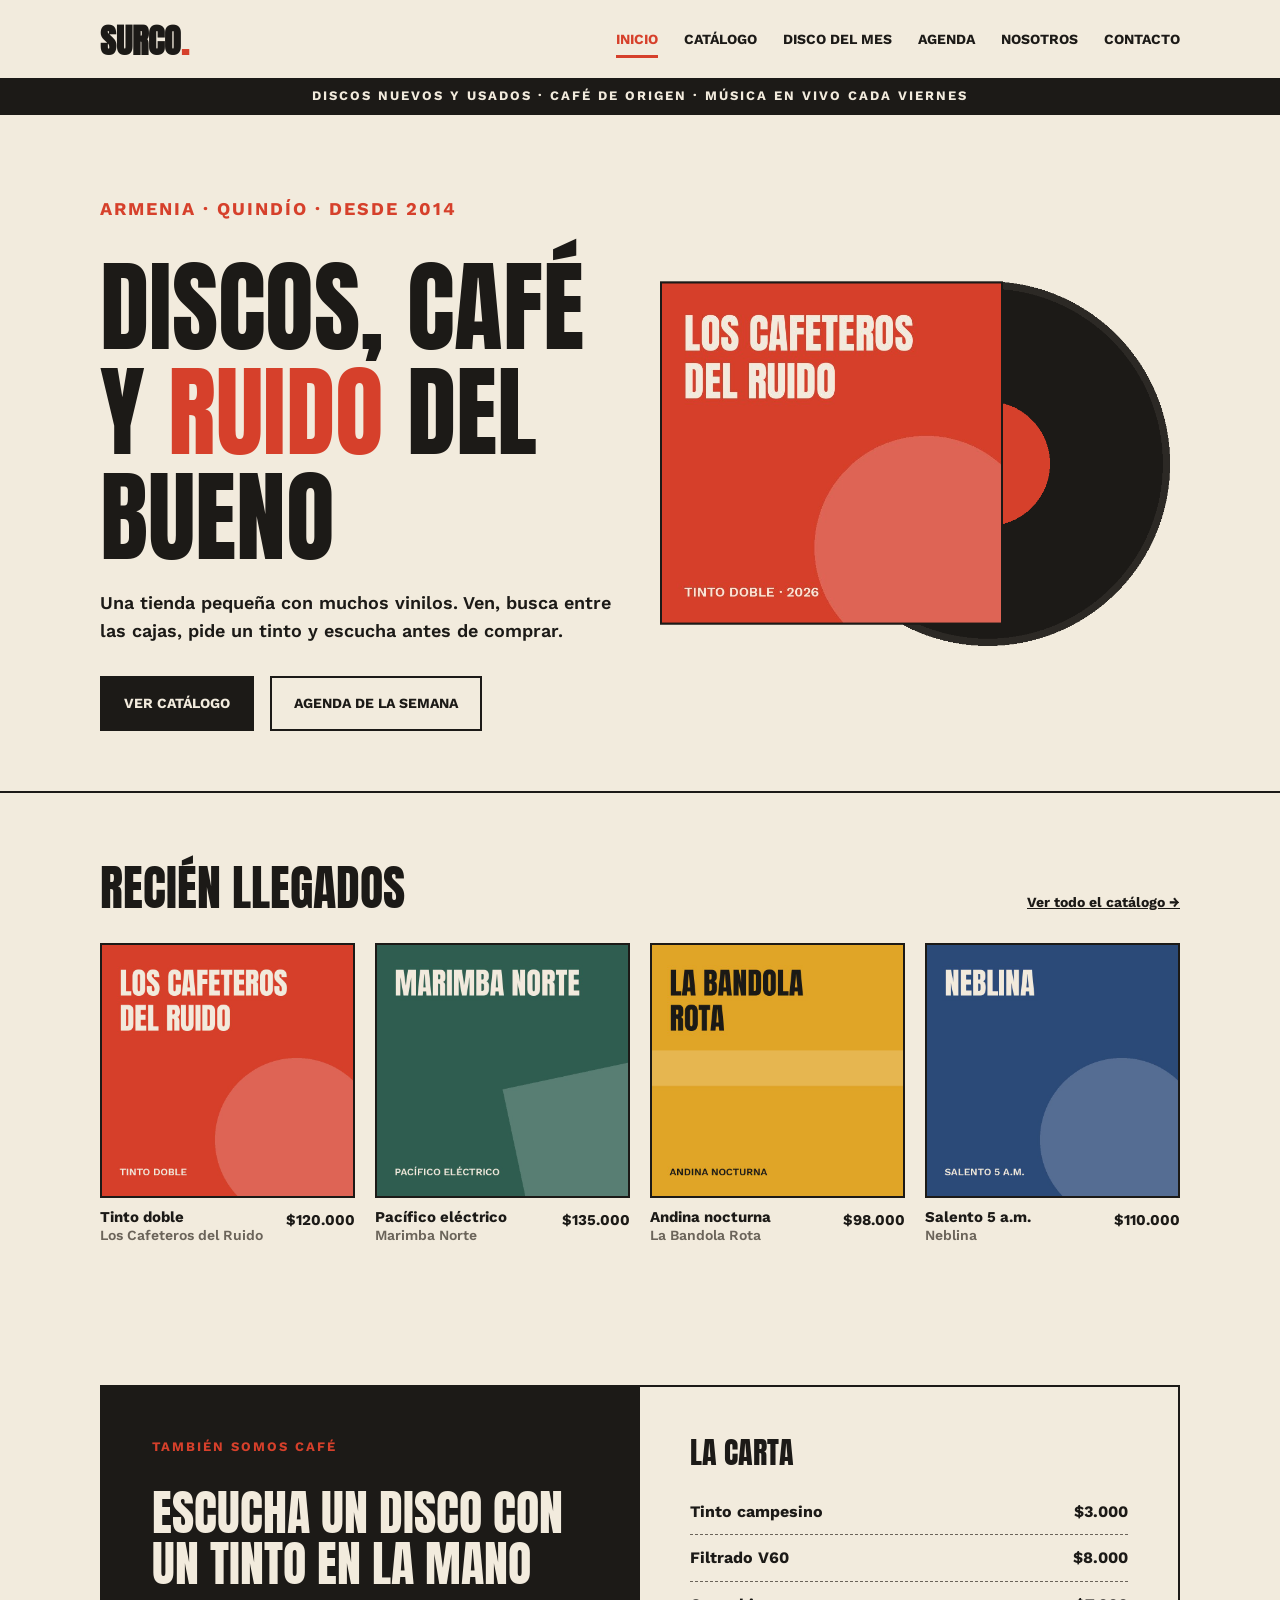
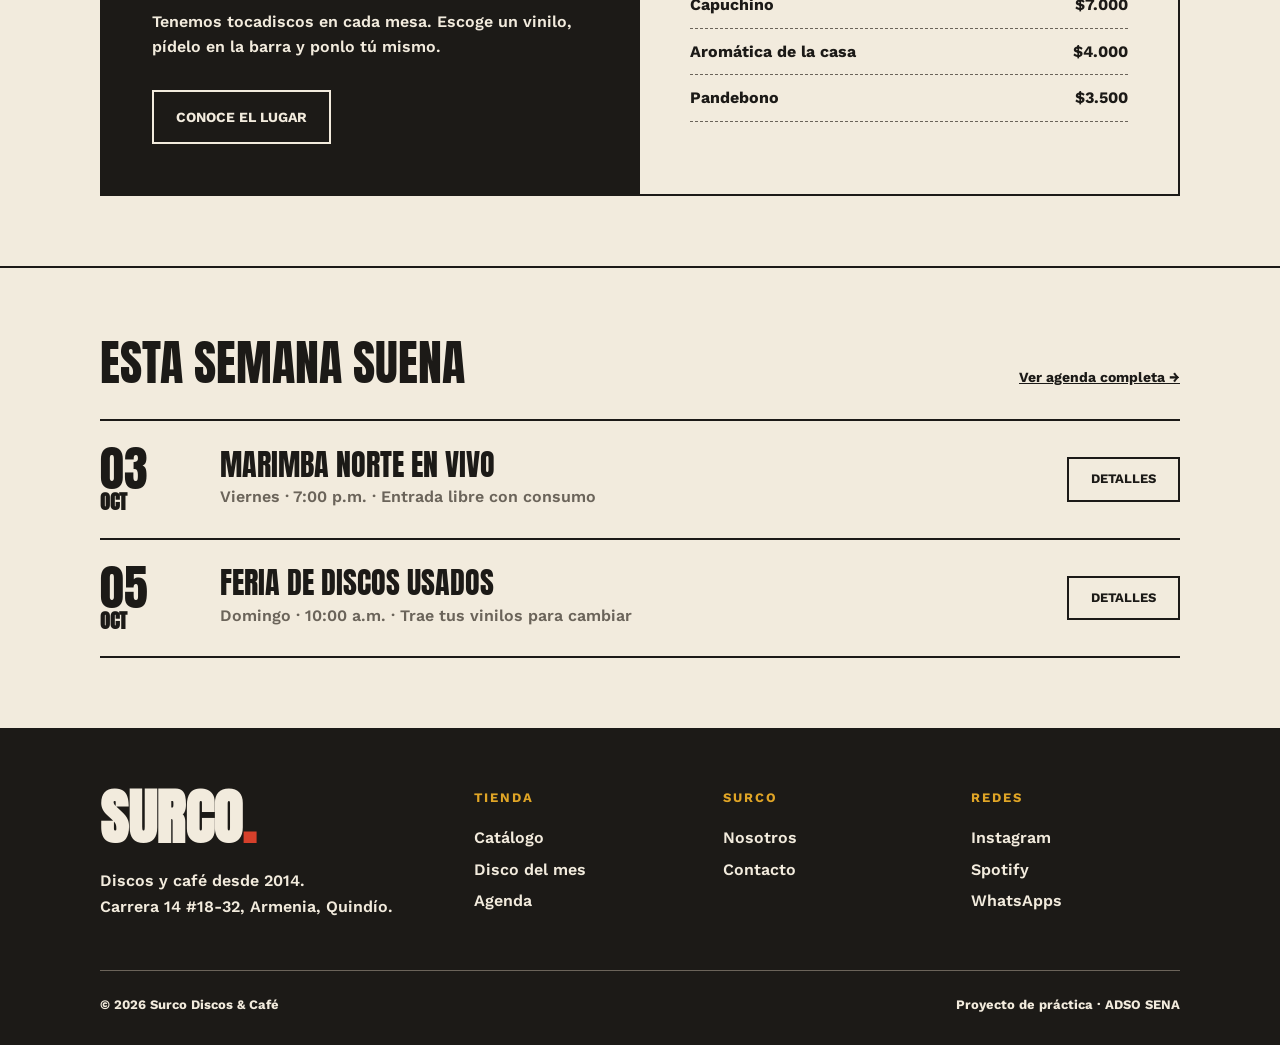
<file: index.html>
<!DOCTYPE html>
<html lang="es">
<head>
  <meta charset="UTF-8">
  <meta name="viewport" content="width=device-width, initial-scale=1.0">
  <title>Surco · Discos & Café</title>
  <link rel="preconnect" href="https://fonts.googleapis.com">
  <link rel="preconnect" href="https://fonts.gstatic.com" crossorigin>
  <link href="https://fonts.googleapis.com/css2?family=Anton&family=Work+Sans:wght@400;600;700&display=swap" rel="stylesheet">
  <link rel="stylesheet" href="css/styles.css">
</head>
<body>
  <header class="encabezado">
    <div class="contenedor encabezado__barra">
      <a class="logo" href="index.html">Surco<span>.</span></a>
      <nav>
        <ul class="menu">
          <li><a class="activo" href="index.html" aria-current="page">Inicio</a></li>
          <li><a href="catalogo.html">Catálogo</a></li>
          <li><a href="disco.html">Disco del mes</a></li>
          <li><a href="agenda.html">Agenda</a></li>
          <li><a href="nosotros.html">Nosotros</a></li>
          <li><a href="contacto.html">Contacto</a></li>
        </ul>
      </nav>
    </div>
    <p class="cinta">Discos nuevos y usados · Café de origen · Música en vivo cada viernes</p>
  </header>

  <main>
    <section class="contenedor hero">
      <div class="hero__texto">
        <p class="antetitulo">Armenia · Quindío · Desde 2014</p>
        <h1>Discos, café y <span class="rojo">ruido</span> del bueno</h1>
        <p>Una tienda pequeña con muchos vinilos. Ven, busca entre las cajas, pide un tinto y escucha antes de comprar.</p>
        <div class="botones">
          <a class="boton" href="catalogo.html">Ver catálogo</a>
          <a class="boton boton--claro" href="agenda.html">Agenda de la semana</a>
        </div>
      </div>
      <img class="hero__imagen" src="imagenes/hero.png" alt="Vinilo Tinto doble de Los Cafeteros del Ruido saliendo de su carátula" width="1000" height="800">
    </section>

    <section class="seccion seccion--linea">
      <div class="contenedor">
        <div class="seccion__cabeza">
          <h2>Recién llegados</h2>
          <a class="enlace-flecha" href="catalogo.html">Ver todo el catálogo →</a>
        </div>
        <div class="discos discos--4">
        <article class="disco">
          <a href="disco.html"><img src="imagenes/tinto-doble.jpg" alt="Portada de Tinto doble de Los Cafeteros del Ruido" width="400" height="400"></a>
          <div class="disco__info">
            <div>
              <h3 class="disco__titulo">Tinto doble</h3>
              <p class="disco__artista">Los Cafeteros del Ruido</p>
            </div>
            <p class="disco__precio">$120.000</p>
          </div>
        </article>
        <article class="disco">
          <a href="disco.html"><img src="imagenes/pacifico-electrico.jpg" alt="Portada de Pacífico eléctrico de Marimba Norte" width="400" height="400"></a>
          <div class="disco__info">
            <div>
              <h3 class="disco__titulo">Pacífico eléctrico</h3>
              <p class="disco__artista">Marimba Norte</p>
            </div>
            <p class="disco__precio">$135.000</p>
          </div>
        </article>
        <article class="disco">
          <a href="disco.html"><img src="imagenes/andina-nocturna.jpg" alt="Portada de Andina nocturna de La Bandola Rota" width="400" height="400"></a>
          <div class="disco__info">
            <div>
              <h3 class="disco__titulo">Andina nocturna</h3>
              <p class="disco__artista">La Bandola Rota</p>
            </div>
            <p class="disco__precio">$98.000</p>
          </div>
        </article>
        <article class="disco">
          <a href="disco.html"><img src="imagenes/salento-5am.jpg" alt="Portada de Salento 5 a.m. de Neblina" width="400" height="400"></a>
          <div class="disco__info">
            <div>
              <h3 class="disco__titulo">Salento 5 a.m.</h3>
              <p class="disco__artista">Neblina</p>
            </div>
            <p class="disco__precio">$110.000</p>
          </div>
        </article>
        </div>
      </div>
    </section>

    <section class="seccion">
      <div class="contenedor">
        <div class="cafe">
          <div class="cafe__intro">
            <p class="antetitulo">También somos café</p>
            <h2>Escucha un disco con un tinto en la mano</h2>
            <p>Tenemos tocadiscos en cada mesa. Escoge un vinilo, pídelo en la barra y ponlo tú mismo.</p>
            <a class="boton boton--claro" href="nosotros.html">Conoce el lugar</a>
          </div>
          <div class="cafe__carta">
            <h3>La carta</h3>
            <ul class="lista-precios">
              <li><span>Tinto campesino</span><span>$3.000</span></li>
              <li><span>Filtrado V60</span><span>$8.000</span></li>
              <li><span>Capuchino</span><span>$7.000</span></li>
              <li><span>Aromática de la casa</span><span>$4.000</span></li>
              <li><span>Pandebono</span><span>$3.500</span></li>
            </ul>
          </div>
        </div>
      </div>
    </section>

    <section class="seccion seccion--linea">
      <div class="contenedor">
        <div class="seccion__cabeza">
          <h2>Esta semana suena</h2>
          <a class="enlace-flecha" href="agenda.html">Ver agenda completa →</a>
        </div>
        <div class="eventos">
          <article class="evento">
            <p class="evento__fecha"><strong>03</strong><span>Oct</span></p>
            <div class="evento__info">
              <h3>Marimba Norte en vivo</h3>
              <p>Viernes · 7:00 p.m. · Entrada libre con consumo</p>
            </div>
            <a class="boton boton--claro boton--chico evento__accion" href="agenda.html">Detalles</a>
          </article>
          <article class="evento">
            <p class="evento__fecha"><strong>05</strong><span>Oct</span></p>
            <div class="evento__info">
              <h3>Feria de discos usados</h3>
              <p>Domingo · 10:00 a.m. · Trae tus vinilos para cambiar</p>
            </div>
            <a class="boton boton--claro boton--chico evento__accion" href="agenda.html">Detalles</a>
          </article>
        </div>
      </div>
    </section>
  </main>

  <footer class="pie">
    <div class="contenedor">
      <div class="pie__grid">
        <div class="pie__marca">
          <a class="logo" href="index.html">Surco<span>.</span></a>
          <p>Discos y café desde 2014.<br>Carrera 14 #18-32, Armenia, Quindío.</p>
        </div>
        <div>
          <h4>Tienda</h4>
          <ul>
            <li><a href="catalogo.html">Catálogo</a></li>
            <li><a href="disco.html">Disco del mes</a></li>
            <li><a href="agenda.html">Agenda</a></li>
          </ul>
        </div>
        <div>
          <h4>Surco</h4>
          <ul>
            <li><a href="nosotros.html">Nosotros</a></li>
            <li><a href="contacto.html">Contacto</a></li>
          </ul>
        </div>
        <div>
          <h4>Redes</h4>
          <ul>
            <li><a href="#">Instagram</a></li>
            <li><a href="#">Spotify</a></li>
            <li><a href="#">WhatsApps</a></li>
          </ul>
        </div>
      </div>
      <div class="pie__legal">
        <p>© 2026 Surco Discos &amp; Café</p>
        <p>Proyecto de práctica · ADSO SENA</p>
      </div>
    </div>
  </footer>
</body>
</html>
</file>
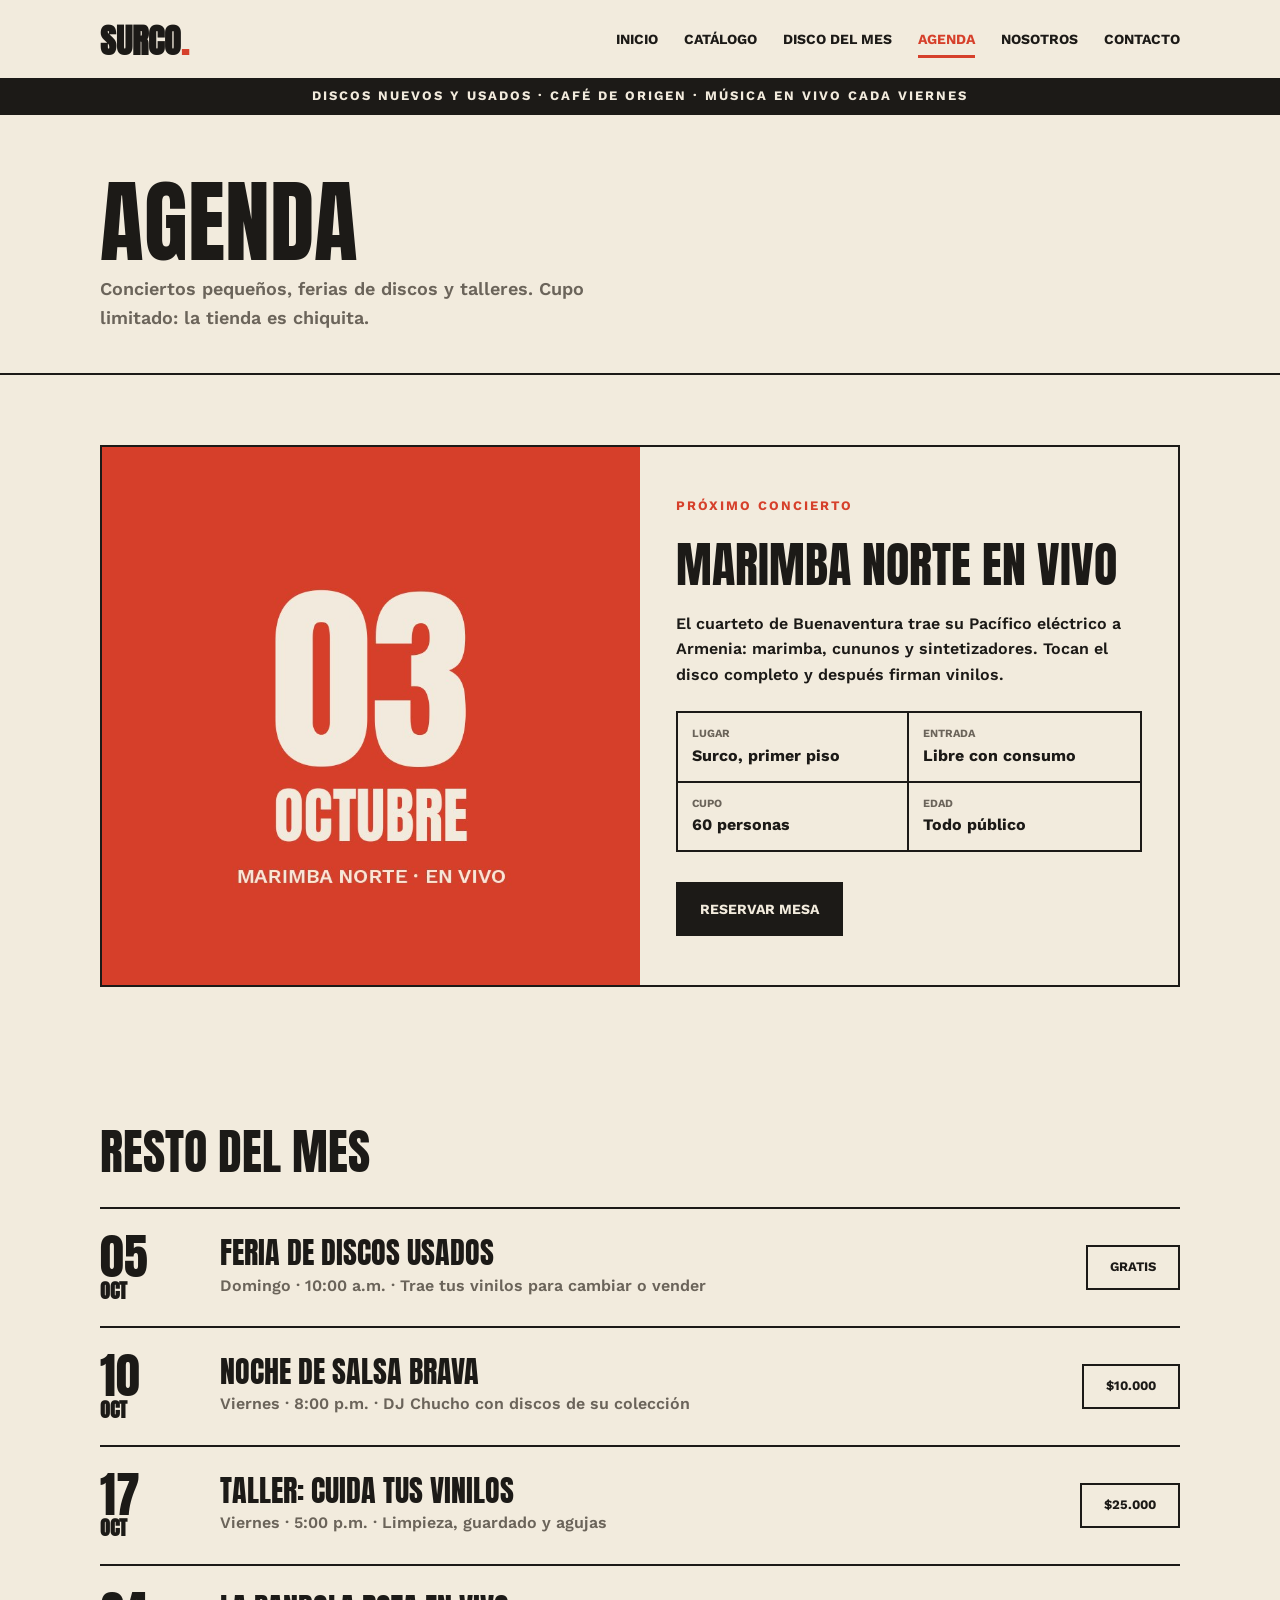
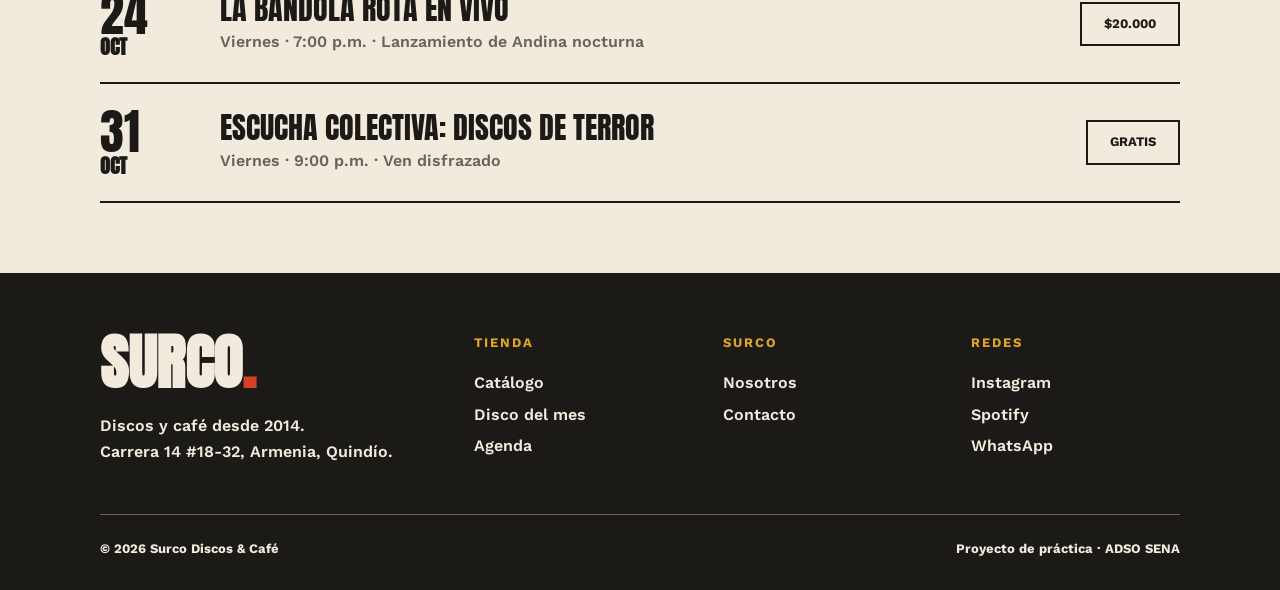
<file: agenda.html>
<!DOCTYPE html>
<html lang="es">
<head>
  <meta charset="UTF-8">
  <meta name="viewport" content="width=device-width, initial-scale=1.0">
  <title>Agenda · Surco</title>
  <link rel="preconnect" href="https://fonts.googleapis.com">
  <link rel="preconnect" href="https://fonts.gstatic.com" crossorigin>
  <link href="https://fonts.googleapis.com/css2?family=Anton&family=Work+Sans:wght@400;600;700&display=swap" rel="stylesheet">
  <link rel="stylesheet" href="css/styles.css">
</head>
<body>
  <header class="encabezado">
    <div class="contenedor encabezado__barra">
      <a class="logo" href="index.html">Surco<span>.</span></a>
      <nav>
        <ul class="menu">
          <li><a href="index.html">Inicio</a></li>
          <li><a href="catalogo.html">Catálogo</a></li>
          <li><a href="disco.html">Disco del mes</a></li>
          <li><a class="activo" href="agenda.html" aria-current="page">Agenda</a></li>
          <li><a href="nosotros.html">Nosotros</a></li>
          <li><a href="contacto.html">Contacto</a></li>
        </ul>
      </nav>
    </div>
    <p class="cinta">Discos nuevos y usados · Café de origen · Música en vivo cada viernes</p>
  </header>

  <main>
    <section class="cabecera">
      <div class="contenedor">
        <h1>Agenda</h1>
        <p>Conciertos pequeños, ferias de discos y talleres. Cupo limitado: la tienda es chiquita.</p>
      </div>
    </section>

    <section class="seccion">
      <div class="contenedor">
        <article class="destacado">
          <div class="destacado__afiche">
            <img src="imagenes/afiche-marimba.jpg" alt="Afiche: 03 de octubre, Marimba Norte en vivo" width="800" height="800">
          </div>
          <div class="destacado__texto">
            <p class="antetitulo">Próximo concierto</p>
            <h2>Marimba Norte en vivo</h2>
            <p>El cuarteto de Buenaventura trae su Pacífico eléctrico a Armenia: marimba, cununos y sintetizadores. Tocan el disco completo y después firman vinilos.</p>
            <dl class="datos">
              <div><dt>Lugar</dt><dd>Surco, primer piso</dd></div>
              <div><dt>Entrada</dt><dd>Libre con consumo</dd></div>
              <div><dt>Cupo</dt><dd>60 personas</dd></div>
              <div><dt>Edad</dt><dd>Todo público</dd></div>
            </dl>
            <a class="boton" href="contacto.html">Reservar mesa</a>
          </div>
        </article>
      </div>
    </section>

    <section class="seccion seccion--sin-arriba">
      <div class="contenedor">
        <div class="seccion__cabeza">
          <h2>Resto del mes</h2>
        </div>
        <div class="eventos">
          <article class="evento">
            <p class="evento__fecha"><strong>05</strong><span>Oct</span></p>
            <div class="evento__info">
              <h3>Feria de discos usados</h3>
              <p>Domingo · 10:00 a.m. · Trae tus vinilos para cambiar o vender</p>
            </div>
            <a class="boton boton--claro boton--chico evento__accion" href="agenda.html">Gratis</a>
          </article>
          <article class="evento">
            <p class="evento__fecha"><strong>10</strong><span>Oct</span></p>
            <div class="evento__info">
              <h3>Noche de salsa brava</h3>
              <p>Viernes · 8:00 p.m. · DJ Chucho con discos de su colección</p>
            </div>
            <a class="boton boton--claro boton--chico evento__accion" href="agenda.html">$10.000</a>
          </article>
          <article class="evento">
            <p class="evento__fecha"><strong>17</strong><span>Oct</span></p>
            <div class="evento__info">
              <h3>Taller: cuida tus vinilos</h3>
              <p>Viernes · 5:00 p.m. · Limpieza, guardado y agujas</p>
            </div>
            <a class="boton boton--claro boton--chico evento__accion" href="agenda.html">$25.000</a>
          </article>
          <article class="evento">
            <p class="evento__fecha"><strong>24</strong><span>Oct</span></p>
            <div class="evento__info">
              <h3>La Bandola Rota en vivo</h3>
              <p>Viernes · 7:00 p.m. · Lanzamiento de Andina nocturna</p>
            </div>
            <a class="boton boton--claro boton--chico evento__accion" href="agenda.html">$20.000</a>
          </article>
          <article class="evento">
            <p class="evento__fecha"><strong>31</strong><span>Oct</span></p>
            <div class="evento__info">
              <h3>Escucha colectiva: discos de terror</h3>
              <p>Viernes · 9:00 p.m. · Ven disfrazado</p>
            </div>
            <a class="boton boton--claro boton--chico evento__accion" href="agenda.html">Gratis</a>
          </article>
        </div>
      </div>
    </section>
  </main>

  <footer class="pie">
    <div class="contenedor">
      <div class="pie__grid">
        <div class="pie__marca">
          <a class="logo" href="index.html">Surco<span>.</span></a>
          <p>Discos y café desde 2014.<br>Carrera 14 #18-32, Armenia, Quindío.</p>
        </div>
        <div>
          <h4>Tienda</h4>
          <ul>
            <li><a href="catalogo.html">Catálogo</a></li>
            <li><a href="disco.html">Disco del mes</a></li>
            <li><a href="agenda.html">Agenda</a></li>
          </ul>
        </div>
        <div>
          <h4>Surco</h4>
          <ul>
            <li><a href="nosotros.html">Nosotros</a></li>
            <li><a href="contacto.html">Contacto</a></li>
          </ul>
        </div>
        <div>
          <h4>Redes</h4>
          <ul>
            <li><a href="#">Instagram</a></li>
            <li><a href="#">Spotify</a></li>
            <li><a href="#">WhatsApp</a></li>
          </ul>
        </div>
      </div>
      <div class="pie__legal">
        <p>© 2026 Surco Discos &amp; Café</p>
        <p>Proyecto de práctica · ADSO SENA</p>
      </div>
    </div>
  </footer>
</body>
</html>
</file>
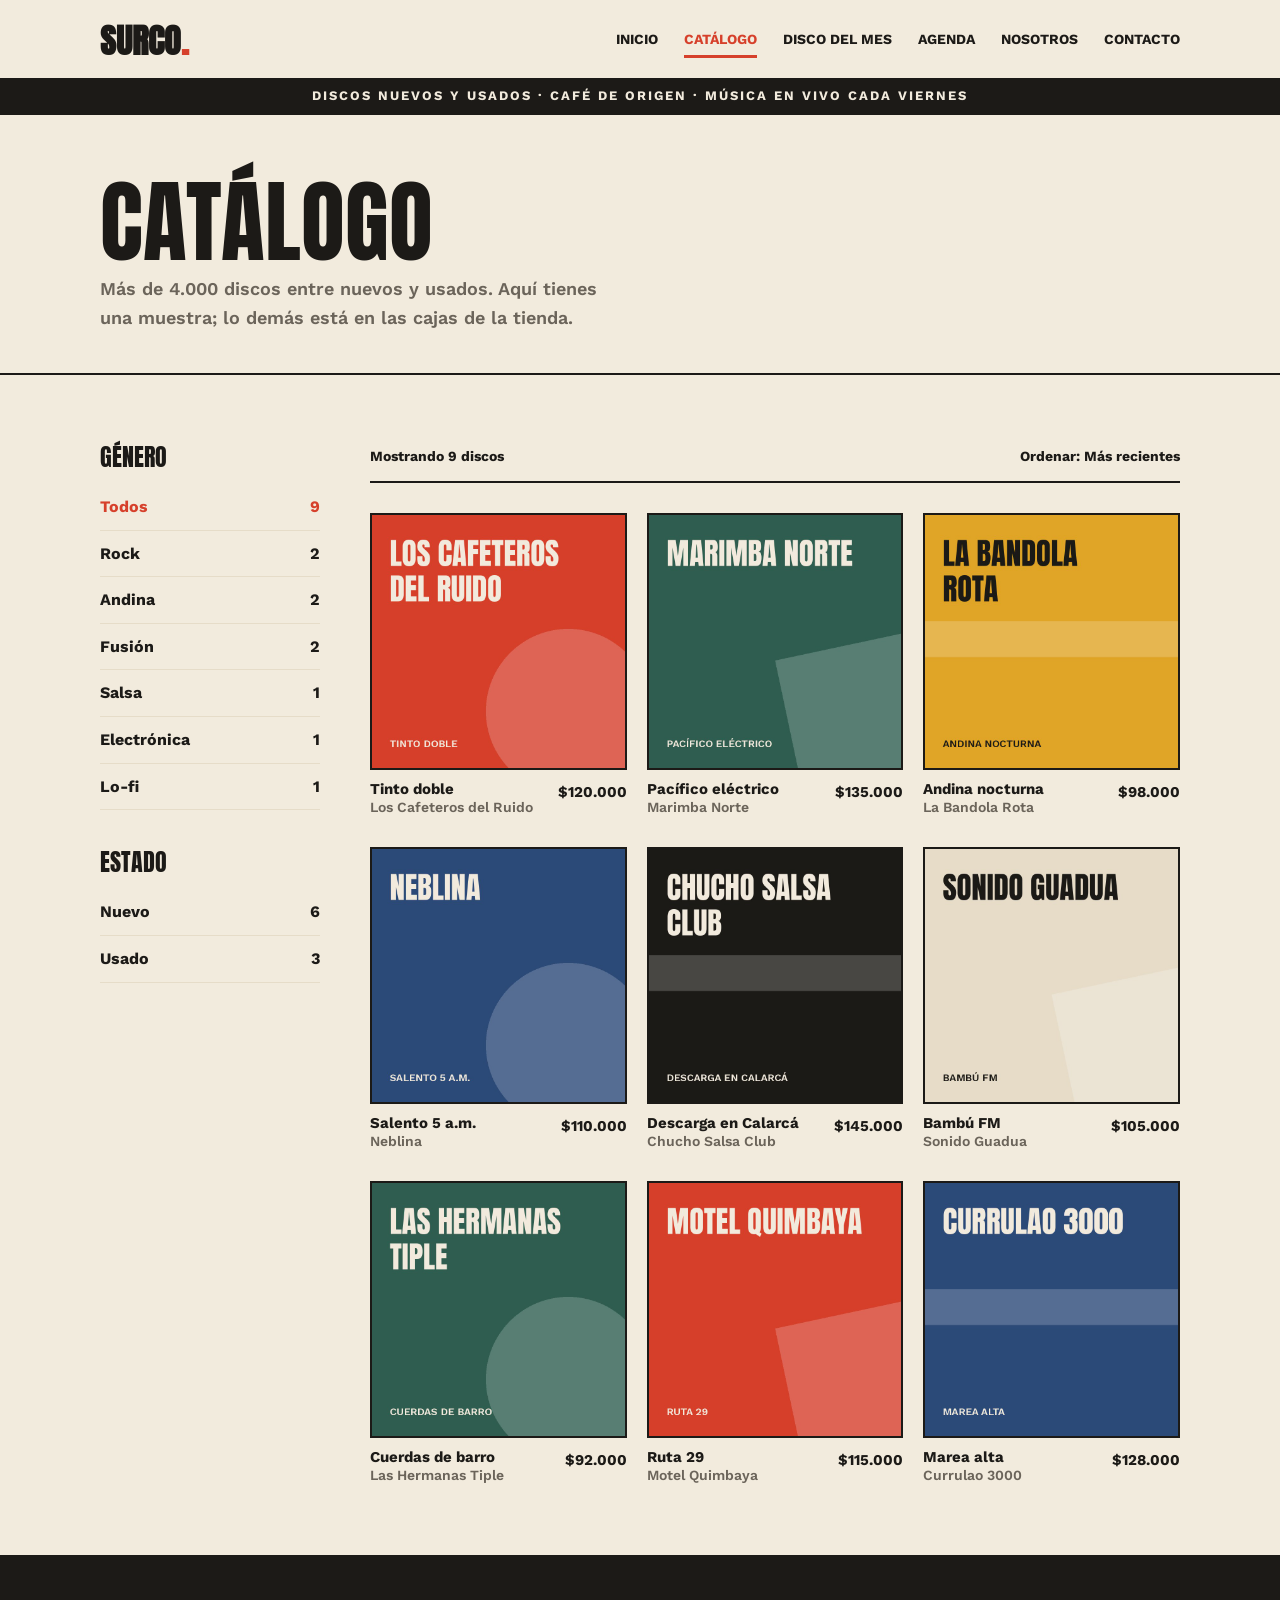
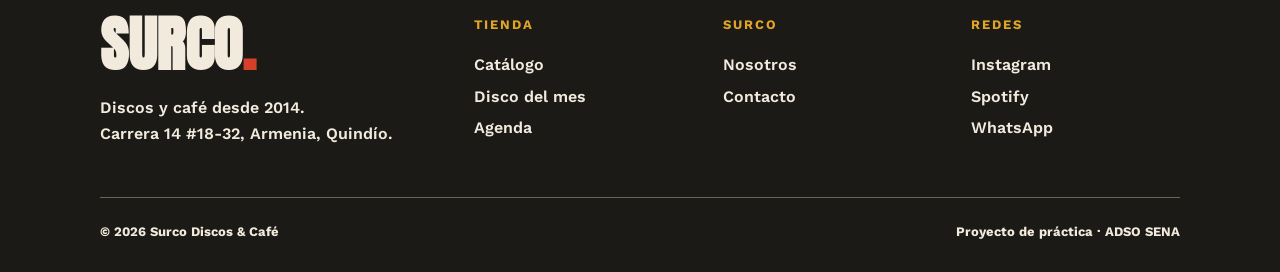
<file: catalogo.html>
<!DOCTYPE html>
<html lang="es">
<head>
  <meta charset="UTF-8">
  <meta name="viewport" content="width=device-width, initial-scale=1.0">
  <title>Catálogo · Surco</title>
  <link rel="preconnect" href="https://fonts.googleapis.com">
  <link rel="preconnect" href="https://fonts.gstatic.com" crossorigin>
  <link href="https://fonts.googleapis.com/css2?family=Anton&family=Work+Sans:wght@400;600;700&display=swap" rel="stylesheet">
  <link rel="stylesheet" href="css/styles.css">
</head>
<body>
  <header class="encabezado">
    <div class="contenedor encabezado__barra">
      <a class="logo" href="index.html">Surco<span>.</span></a>
      <nav>
        <ul class="menu">
          <li><a href="index.html">Inicio</a></li>
          <li><a class="activo" href="catalogo.html" aria-current="page">Catálogo</a></li>
          <li><a href="disco.html">Disco del mes</a></li>
          <li><a href="agenda.html">Agenda</a></li>
          <li><a href="nosotros.html">Nosotros</a></li>
          <li><a href="contacto.html">Contacto</a></li>
        </ul>
      </nav>
    </div>
    <p class="cinta">Discos nuevos y usados · Café de origen · Música en vivo cada viernes</p>
  </header>

  <main>
    <section class="cabecera">
      <div class="contenedor">
        <h1>Catálogo</h1>
        <p>Más de 4.000 discos entre nuevos y usados. Aquí tienes una muestra; lo demás está en las cajas de la tienda.</p>
      </div>
    </section>

    <section class="seccion">
      <div class="contenedor catalogo">
        <aside class="filtros">
          <div>
            <h3>Género</h3>
            <ul>
              <li class="activo"><a href="#">Todos</a><span>9</span></li>
              <li><a href="#">Rock</a><span>2</span></li>
              <li><a href="#">Andina</a><span>2</span></li>
              <li><a href="#">Fusión</a><span>2</span></li>
              <li><a href="#">Salsa</a><span>1</span></li>
              <li><a href="#">Electrónica</a><span>1</span></li>
              <li><a href="#">Lo-fi</a><span>1</span></li>
            </ul>
          </div>
          <div>
            <h3>Estado</h3>
            <ul>
              <li><a href="#">Nuevo</a><span>6</span></li>
              <li><a href="#">Usado</a><span>3</span></li>
            </ul>
          </div>
        </aside>

        <div class="resultados">
          <div class="resultados__barra">
            <p>Mostrando 9 discos</p>
            <p>Ordenar: Más recientes</p>
          </div>
          <div class="discos discos--3">
          <article class="disco">
            <a href="disco.html"><img src="imagenes/tinto-doble.jpg" alt="Portada de Tinto doble de Los Cafeteros del Ruido" width="400" height="400"></a>
            <div class="disco__info">
              <div>
                <h3 class="disco__titulo">Tinto doble</h3>
                <p class="disco__artista">Los Cafeteros del Ruido</p>
              </div>
              <p class="disco__precio">$120.000</p>
            </div>
          </article>
          <article class="disco">
            <a href="disco.html"><img src="imagenes/pacifico-electrico.jpg" alt="Portada de Pacífico eléctrico de Marimba Norte" width="400" height="400"></a>
            <div class="disco__info">
              <div>
                <h3 class="disco__titulo">Pacífico eléctrico</h3>
                <p class="disco__artista">Marimba Norte</p>
              </div>
              <p class="disco__precio">$135.000</p>
            </div>
          </article>
          <article class="disco">
            <a href="disco.html"><img src="imagenes/andina-nocturna.jpg" alt="Portada de Andina nocturna de La Bandola Rota" width="400" height="400"></a>
            <div class="disco__info">
              <div>
                <h3 class="disco__titulo">Andina nocturna</h3>
                <p class="disco__artista">La Bandola Rota</p>
              </div>
              <p class="disco__precio">$98.000</p>
            </div>
          </article>
          <article class="disco">
            <a href="disco.html"><img src="imagenes/salento-5am.jpg" alt="Portada de Salento 5 a.m. de Neblina" width="400" height="400"></a>
            <div class="disco__info">
              <div>
                <h3 class="disco__titulo">Salento 5 a.m.</h3>
                <p class="disco__artista">Neblina</p>
              </div>
              <p class="disco__precio">$110.000</p>
            </div>
          </article>
          <article class="disco">
            <a href="disco.html"><img src="imagenes/descarga-calarca.jpg" alt="Portada de Descarga en Calarcá de Chucho Salsa Club" width="400" height="400"></a>
            <div class="disco__info">
              <div>
                <h3 class="disco__titulo">Descarga en Calarcá</h3>
                <p class="disco__artista">Chucho Salsa Club</p>
              </div>
              <p class="disco__precio">$145.000</p>
            </div>
          </article>
          <article class="disco">
            <a href="disco.html"><img src="imagenes/bambu-fm.jpg" alt="Portada de Bambú FM de Sonido Guadua" width="400" height="400"></a>
            <div class="disco__info">
              <div>
                <h3 class="disco__titulo">Bambú FM</h3>
                <p class="disco__artista">Sonido Guadua</p>
              </div>
              <p class="disco__precio">$105.000</p>
            </div>
          </article>
          <article class="disco">
            <a href="disco.html"><img src="imagenes/cuerdas-de-barro.jpg" alt="Portada de Cuerdas de barro de Las Hermanas Tiple" width="400" height="400"></a>
            <div class="disco__info">
              <div>
                <h3 class="disco__titulo">Cuerdas de barro</h3>
                <p class="disco__artista">Las Hermanas Tiple</p>
              </div>
              <p class="disco__precio">$92.000</p>
            </div>
          </article>
          <article class="disco">
            <a href="disco.html"><img src="imagenes/ruta-29.jpg" alt="Portada de Ruta 29 de Motel Quimbaya" width="400" height="400"></a>
            <div class="disco__info">
              <div>
                <h3 class="disco__titulo">Ruta 29</h3>
                <p class="disco__artista">Motel Quimbaya</p>
              </div>
              <p class="disco__precio">$115.000</p>
            </div>
          </article>
          <article class="disco">
            <a href="disco.html"><img src="imagenes/marea-alta.jpg" alt="Portada de Marea alta de Currulao 3000" width="400" height="400"></a>
            <div class="disco__info">
              <div>
                <h3 class="disco__titulo">Marea alta</h3>
                <p class="disco__artista">Currulao 3000</p>
              </div>
              <p class="disco__precio">$128.000</p>
            </div>
          </article>
          </div>
        </div>
      </div>
    </section>
  </main>

  <footer class="pie">
    <div class="contenedor">
      <div class="pie__grid">
        <div class="pie__marca">
          <a class="logo" href="index.html">Surco<span>.</span></a>
          <p>Discos y café desde 2014.<br>Carrera 14 #18-32, Armenia, Quindío.</p>
        </div>
        <div>
          <h4>Tienda</h4>
          <ul>
            <li><a href="catalogo.html">Catálogo</a></li>
            <li><a href="disco.html">Disco del mes</a></li>
            <li><a href="agenda.html">Agenda</a></li>
          </ul>
        </div>
        <div>
          <h4>Surco</h4>
          <ul>
            <li><a href="nosotros.html">Nosotros</a></li>
            <li><a href="contacto.html">Contacto</a></li>
          </ul>
        </div>
        <div>
          <h4>Redes</h4>
          <ul>
            <li><a href="#">Instagram</a></li>
            <li><a href="#">Spotify</a></li>
            <li><a href="#">WhatsApp</a></li>
          </ul>
        </div>
      </div>
      <div class="pie__legal">
        <p>© 2026 Surco Discos &amp; Café</p>
        <p>Proyecto de práctica · ADSO SENA</p>
      </div>
    </div>
  </footer>
</body>
</html>
</file>
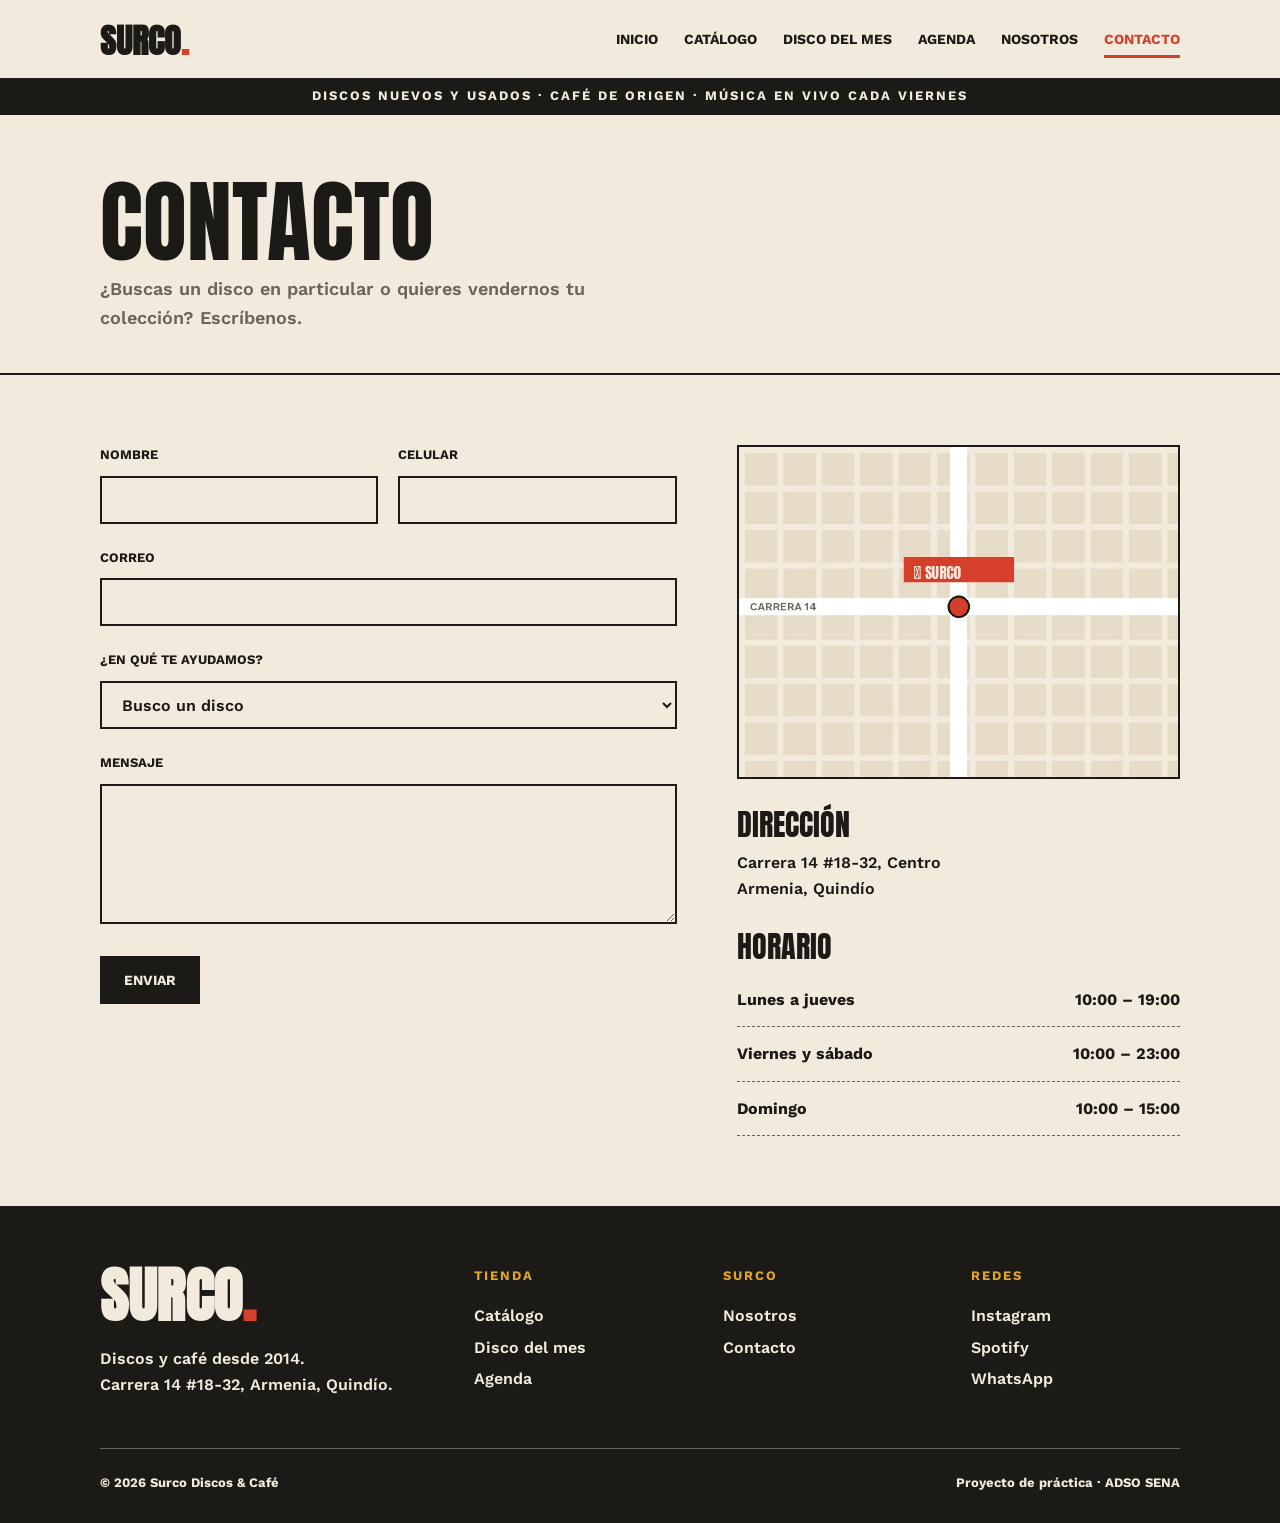
<file: contacto.html>
<!DOCTYPE html>
<html lang="es">
<head>
  <meta charset="UTF-8">
  <meta name="viewport" content="width=device-width, initial-scale=1.0">
  <title>Contacto · Surco</title>
  <link rel="preconnect" href="https://fonts.googleapis.com">
  <link rel="preconnect" href="https://fonts.gstatic.com" crossorigin>
  <link href="https://fonts.googleapis.com/css2?family=Anton&family=Work+Sans:wght@400;600;700&display=swap" rel="stylesheet">
  <link rel="stylesheet" href="css/styles.css">
</head>
<body>
  <header class="encabezado">
    <div class="contenedor encabezado__barra">
      <a class="logo" href="index.html">Surco<span>.</span></a>
      <nav>
        <ul class="menu">
          <li><a href="index.html">Inicio</a></li>
          <li><a href="catalogo.html">Catálogo</a></li>
          <li><a href="disco.html">Disco del mes</a></li>
          <li><a href="agenda.html">Agenda</a></li>
          <li><a href="nosotros.html">Nosotros</a></li>
          <li><a class="activo" href="contacto.html" aria-current="page">Contacto</a></li>
        </ul>
      </nav>
    </div>
    <p class="cinta">Discos nuevos y usados · Café de origen · Música en vivo cada viernes</p>
  </header>

  <main>
    <section class="cabecera">
      <div class="contenedor">
        <h1>Contacto</h1>
        <p>¿Buscas un disco en particular o quieres vendernos tu colección? Escríbenos.</p>
      </div>
    </section>

    <section class="seccion">
      <div class="contenedor contacto">
        <form class="formulario" action="#" method="post">
          <div class="fila-campos">
            <div class="campo">
              <label for="nombre">Nombre</label>
              <input type="text" id="nombre" name="nombre" autocomplete="name" required>
            </div>
            <div class="campo">
              <label for="celular">Celular</label>
              <input type="tel" id="celular" name="celular" autocomplete="tel">
            </div>
          </div>
          <div class="campo">
            <label for="correo">Correo</label>
            <input type="email" id="correo" name="correo" autocomplete="email" required>
          </div>
          <div class="campo">
            <label for="motivo">¿En qué te ayudamos?</label>
            <select id="motivo" name="motivo">
              <option>Busco un disco</option>
              <option>Quiero vender mi colección</option>
              <option>Reservar una mesa</option>
              <option>Otra cosa</option>
            </select>
          </div>
          <div class="campo">
            <label for="mensaje">Mensaje</label>
            <textarea id="mensaje" name="mensaje"></textarea>
          </div>
          <button class="boton" type="submit">Enviar</button>
        </form>

        <div class="contacto__info">
          <div class="mapa">
            <img src="imagenes/mapa.jpg" alt="Mapa: Surco queda sobre la Carrera 14, en el centro de Armenia" width="800" height="600">
          </div>
          <h3>Dirección</h3>
          <p>Carrera 14 #18-32, Centro<br>Armenia, Quindío</p>
          <h3>Horario</h3>
          <ul class="lista-precios">
            <li><span>Lunes a jueves</span><span>10:00 – 19:00</span></li>
            <li><span>Viernes y sábado</span><span>10:00 – 23:00</span></li>
            <li><span>Domingo</span><span>10:00 – 15:00</span></li>
          </ul>
        </div>
      </div>
    </section>
  </main>

  <footer class="pie">
    <div class="contenedor">
      <div class="pie__grid">
        <div class="pie__marca">
          <a class="logo" href="index.html">Surco<span>.</span></a>
          <p>Discos y café desde 2014.<br>Carrera 14 #18-32, Armenia, Quindío.</p>
        </div>
        <div>
          <h4>Tienda</h4>
          <ul>
            <li><a href="catalogo.html">Catálogo</a></li>
            <li><a href="disco.html">Disco del mes</a></li>
            <li><a href="agenda.html">Agenda</a></li>
          </ul>
        </div>
        <div>
          <h4>Surco</h4>
          <ul>
            <li><a href="nosotros.html">Nosotros</a></li>
            <li><a href="contacto.html">Contacto</a></li>
          </ul>
        </div>
        <div>
          <h4>Redes</h4>
          <ul>
            <li><a href="#">Instagram</a></li>
            <li><a href="#">Spotify</a></li>
            <li><a href="#">WhatsApp</a></li>
          </ul>
        </div>
      </div>
      <div class="pie__legal">
        <p>© 2026 Surco Discos &amp; Café</p>
        <p>Proyecto de práctica · ADSO SENA</p>
      </div>
    </div>
  </footer>
</body>
</html>
</file>
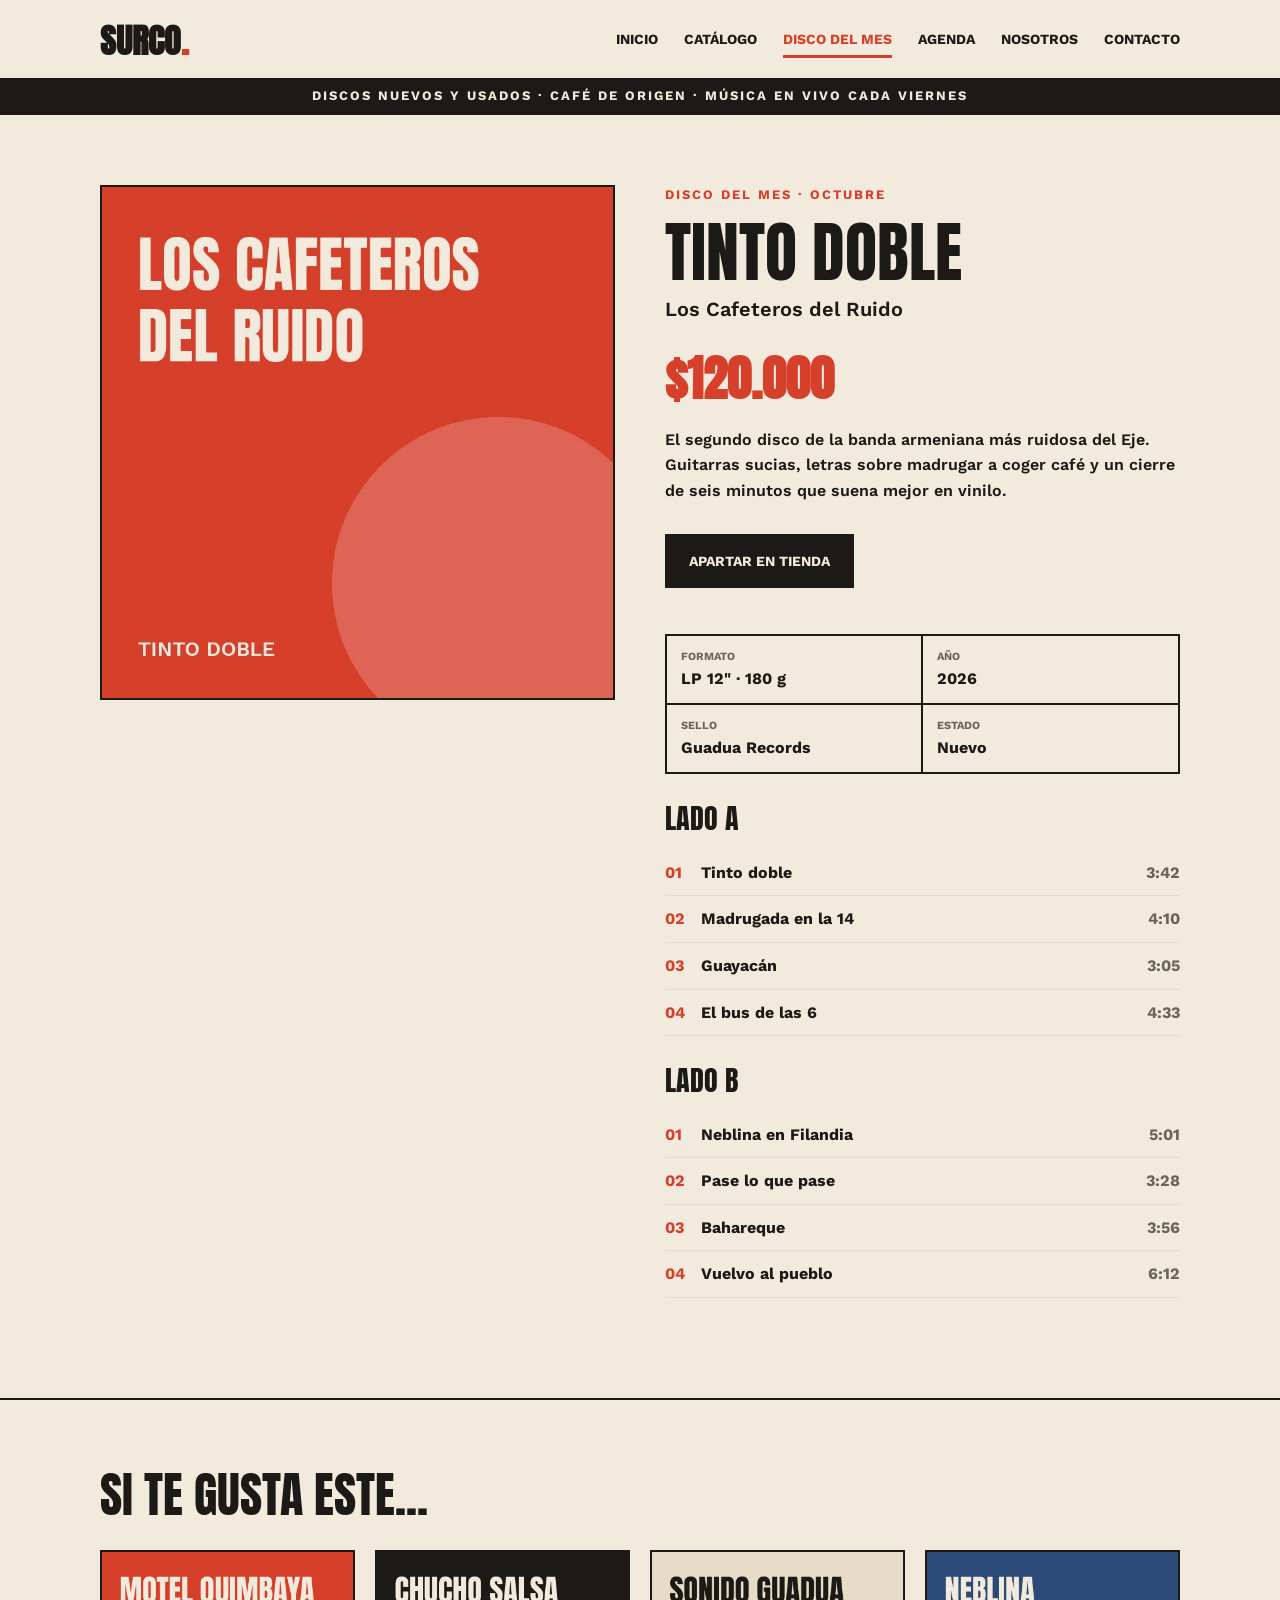
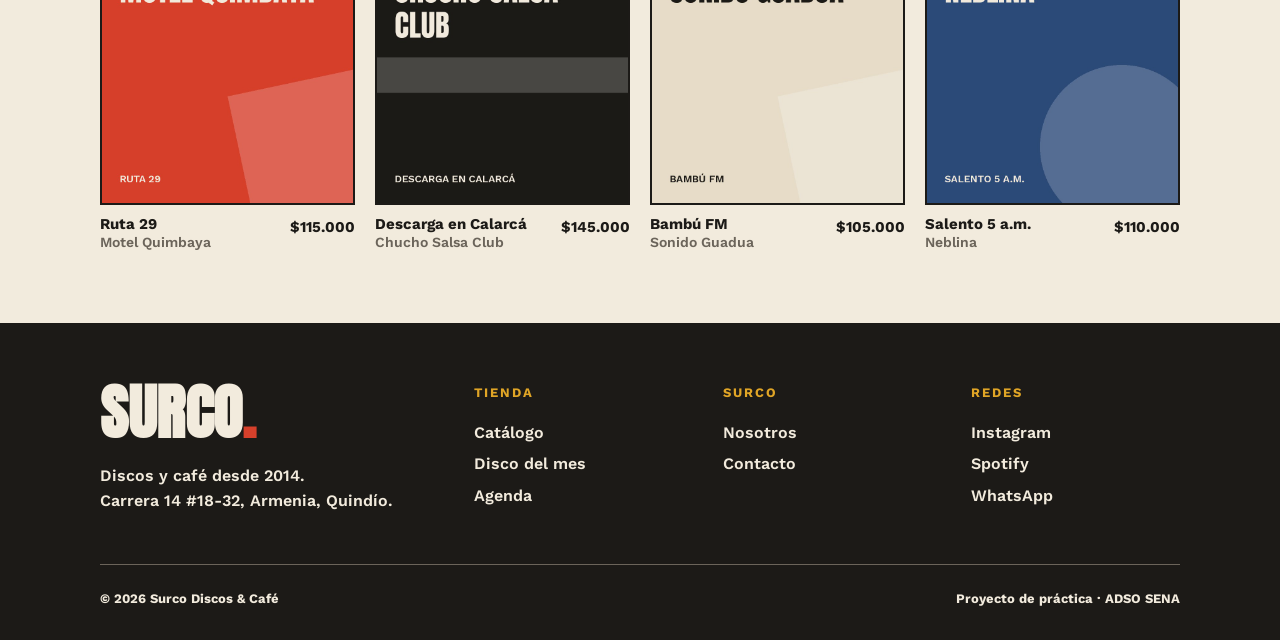
<file: disco.html>
<!DOCTYPE html>
<html lang="es">
<head>
  <meta charset="UTF-8">
  <meta name="viewport" content="width=device-width, initial-scale=1.0">
  <title>Disco del mes · Surco</title>
  <link rel="preconnect" href="https://fonts.googleapis.com">
  <link rel="preconnect" href="https://fonts.gstatic.com" crossorigin>
  <link href="https://fonts.googleapis.com/css2?family=Anton&family=Work+Sans:wght@400;600;700&display=swap" rel="stylesheet">
  <link rel="stylesheet" href="css/styles.css">
</head>
<body>
  <header class="encabezado">
    <div class="contenedor encabezado__barra">
      <a class="logo" href="index.html">Surco<span>.</span></a>
      <nav>
        <ul class="menu">
          <li><a href="index.html">Inicio</a></li>
          <li><a href="catalogo.html">Catálogo</a></li>
          <li><a class="activo" href="disco.html" aria-current="page">Disco del mes</a></li>
          <li><a href="agenda.html">Agenda</a></li>
          <li><a href="nosotros.html">Nosotros</a></li>
          <li><a href="contacto.html">Contacto</a></li>
        </ul>
      </nav>
    </div>
    <p class="cinta">Discos nuevos y usados · Café de origen · Música en vivo cada viernes</p>
  </header>

  <main>
    <section class="seccion">
      <div class="contenedor ficha">
        <div class="ficha__portada">
          <img src="imagenes/tinto-doble.jpg" alt="Portada de Tinto doble de Los Cafeteros del Ruido" width="600" height="600">
        </div>
        <div class="ficha__detalle">
          <p class="antetitulo">Disco del mes · Octubre</p>
          <h1>Tinto doble</h1>
          <p class="ficha__artista">Los Cafeteros del Ruido</p>
          <p class="ficha__precio">$120.000</p>
          <p class="ficha__descripcion">El segundo disco de la banda armeniana más ruidosa del Eje. Guitarras sucias, letras sobre madrugar a coger café y un cierre de seis minutos que suena mejor en vinilo.</p>
          <a class="boton" href="contacto.html">Apartar en tienda</a>
          <dl class="datos">
            <div><dt>Formato</dt><dd>LP 12" · 180 g</dd></div>
            <div><dt>Año</dt><dd>2026</dd></div>
            <div><dt>Sello</dt><dd>Guadua Records</dd></div>
            <div><dt>Estado</dt><dd>Nuevo</dd></div>
          </dl>
          <h3>Lado A</h3>
          <ol class="canciones">
            <li><span class="num">01</span><span>Tinto doble</span><span class="duracion">3:42</span></li>
            <li><span class="num">02</span><span>Madrugada en la 14</span><span class="duracion">4:10</span></li>
            <li><span class="num">03</span><span>Guayacán</span><span class="duracion">3:05</span></li>
            <li><span class="num">04</span><span>El bus de las 6</span><span class="duracion">4:33</span></li>
          </ol>
          <h3>Lado B</h3>
          <ol class="canciones">
            <li><span class="num">01</span><span>Neblina en Filandia</span><span class="duracion">5:01</span></li>
            <li><span class="num">02</span><span>Pase lo que pase</span><span class="duracion">3:28</span></li>
            <li><span class="num">03</span><span>Bahareque</span><span class="duracion">3:56</span></li>
            <li><span class="num">04</span><span>Vuelvo al pueblo</span><span class="duracion">6:12</span></li>
          </ol>
        </div>
      </div>
    </section>

    <section class="seccion seccion--linea">
      <div class="contenedor">
        <div class="seccion__cabeza">
          <h2>Si te gusta este...</h2>
        </div>
        <div class="discos discos--4">
        <article class="disco">
          <a href="disco.html"><img src="imagenes/ruta-29.jpg" alt="Portada de Ruta 29 de Motel Quimbaya" width="400" height="400"></a>
          <div class="disco__info">
            <div>
              <h3 class="disco__titulo">Ruta 29</h3>
              <p class="disco__artista">Motel Quimbaya</p>
            </div>
            <p class="disco__precio">$115.000</p>
          </div>
        </article>
        <article class="disco">
          <a href="disco.html"><img src="imagenes/descarga-calarca.jpg" alt="Portada de Descarga en Calarcá de Chucho Salsa Club" width="400" height="400"></a>
          <div class="disco__info">
            <div>
              <h3 class="disco__titulo">Descarga en Calarcá</h3>
              <p class="disco__artista">Chucho Salsa Club</p>
            </div>
            <p class="disco__precio">$145.000</p>
          </div>
        </article>
        <article class="disco">
          <a href="disco.html"><img src="imagenes/bambu-fm.jpg" alt="Portada de Bambú FM de Sonido Guadua" width="400" height="400"></a>
          <div class="disco__info">
            <div>
              <h3 class="disco__titulo">Bambú FM</h3>
              <p class="disco__artista">Sonido Guadua</p>
            </div>
            <p class="disco__precio">$105.000</p>
          </div>
        </article>
        <article class="disco">
          <a href="disco.html"><img src="imagenes/salento-5am.jpg" alt="Portada de Salento 5 a.m. de Neblina" width="400" height="400"></a>
          <div class="disco__info">
            <div>
              <h3 class="disco__titulo">Salento 5 a.m.</h3>
              <p class="disco__artista">Neblina</p>
            </div>
            <p class="disco__precio">$110.000</p>
          </div>
        </article>
        </div>
      </div>
    </section>
  </main>
  
  <footer class="pie">
    <div class="contenedor">
      <div class="pie__grid">
        <div class="pie__marca">
          <a class="logo" href="index.html">Surco<span>.</span></a>
          <p>Discos y café desde 2014.<br>Carrera 14 #18-32, Armenia, Quindío.</p>
        </div>
        <div>
          <h4>Tienda</h4>
          <ul>
            <li><a href="catalogo.html">Catálogo</a></li>
            <li><a href="disco.html">Disco del mes</a></li>
            <li><a href="agenda.html">Agenda</a></li>
          </ul>
        </div>
        <div>
          <h4>Surco</h4>
          <ul>
            <li><a href="nosotros.html">Nosotros</a></li>
            <li><a href="contacto.html">Contacto</a></li>
          </ul>
        </div>
        <div>
          <h4>Redes</h4>
          <ul>
            <li><a href="#">Instagram</a></li>
            <li><a href="#">Spotify</a></li>
            <li><a href="#">WhatsApp</a></li>
          </ul>
        </div>
      </div>
      <div class="pie__legal">
        <p>© 2026 Surco Discos &amp; Café</p>
        <p>Proyecto de práctica · ADSO SENA</p>
      </div>
    </div>
  </footer>
</body>
</html>
</file>
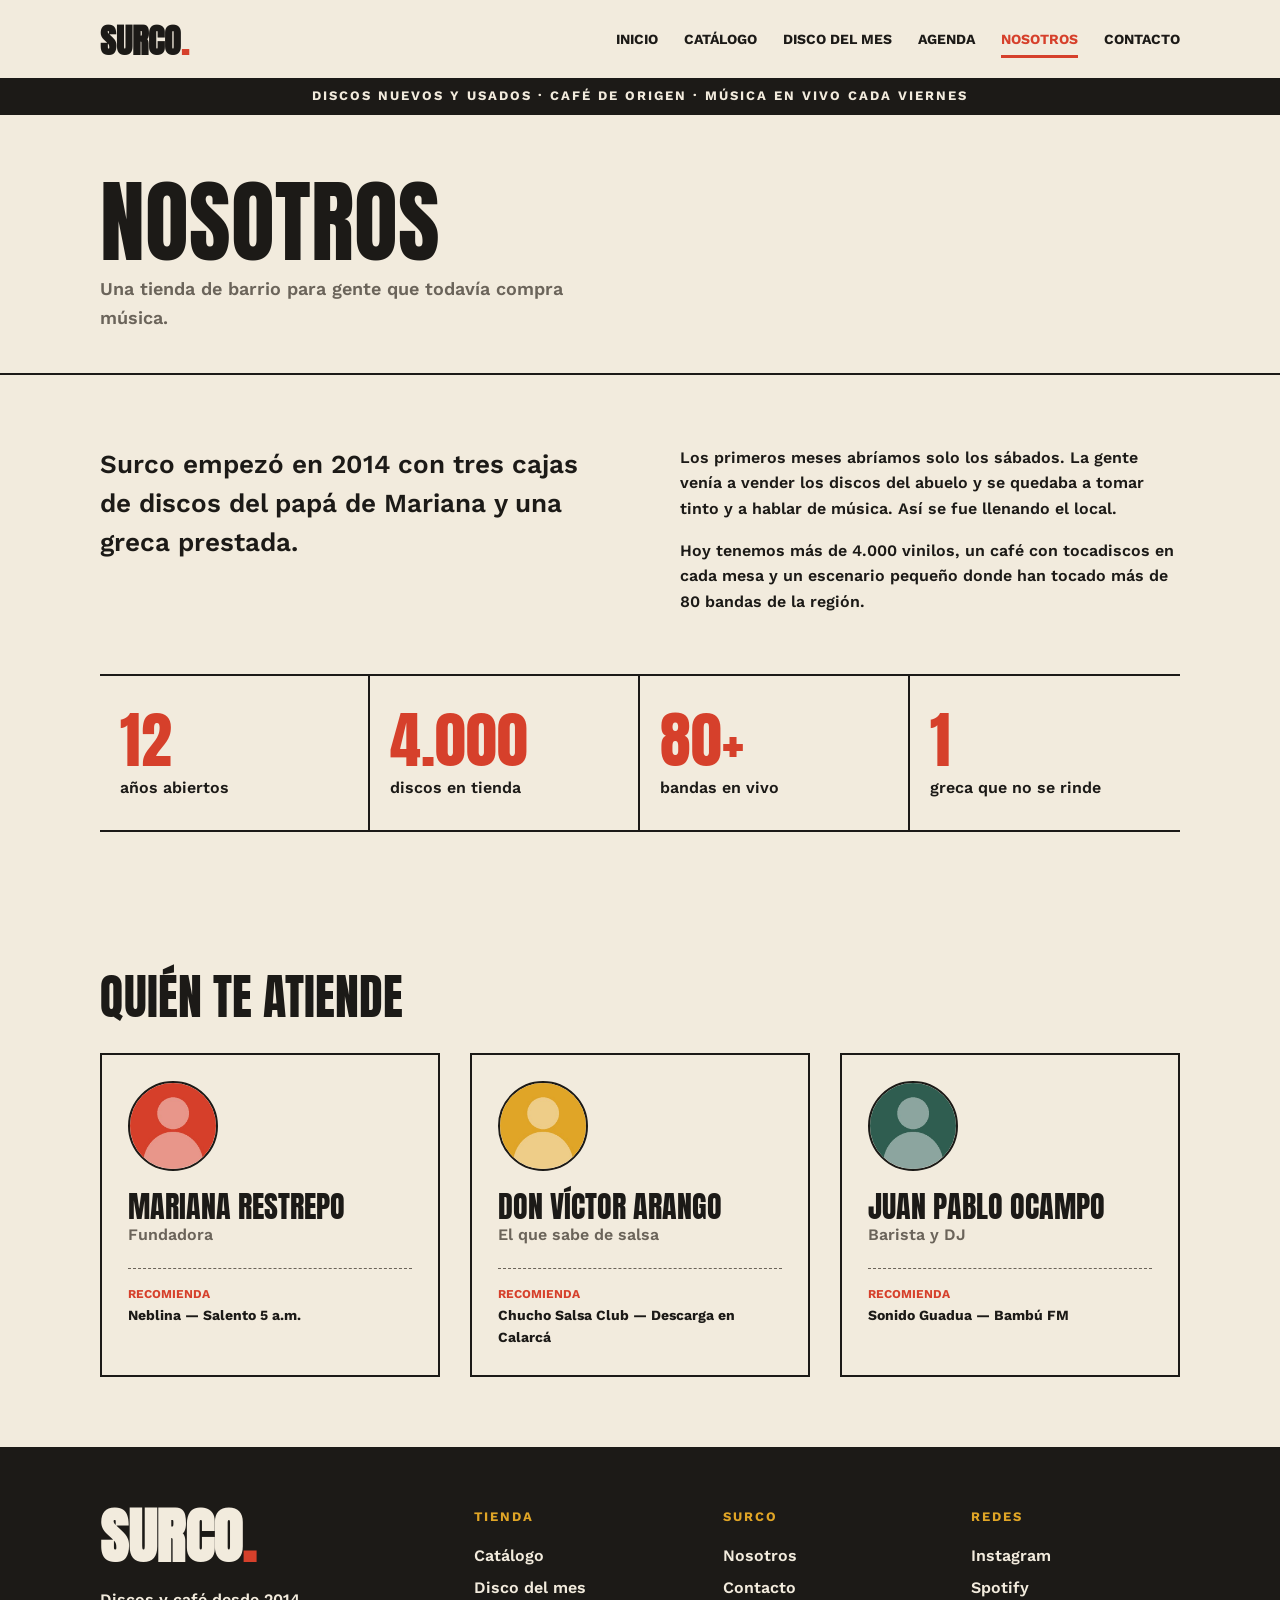
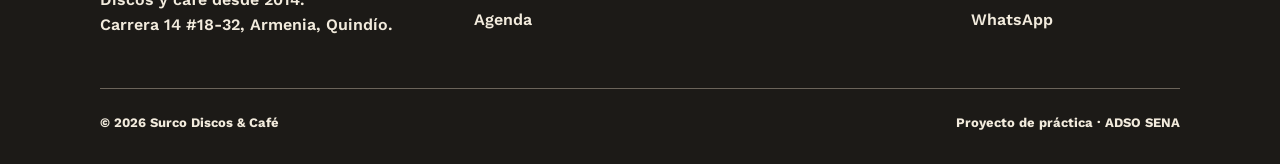
<file: nosotros.html>
<!DOCTYPE html>
<html lang="es">
<head>
  <meta charset="UTF-8">
  <meta name="viewport" content="width=device-width, initial-scale=1.0">
  <title>Nosotros · Surco</title>
  <link rel="preconnect" href="https://fonts.googleapis.com">
  <link rel="preconnect" href="https://fonts.gstatic.com" crossorigin>
  <link href="https://fonts.googleapis.com/css2?family=Anton&family=Work+Sans:wght@400;600;700&display=swap" rel="stylesheet">
  <link rel="stylesheet" href="css/styles.css">
</head>
<body>
  <header class="encabezado">
    <div class="contenedor encabezado__barra">
      <a class="logo" href="index.html">Surco<span>.</span></a>
      <nav>
        <ul class="menu">
          <li><a href="index.html">Inicio</a></li>
          <li><a href="catalogo.html">Catálogo</a></li>
          <li><a href="disco.html">Disco del mes</a></li>
          <li><a href="agenda.html">Agenda</a></li>
          <li><a class="activo" href="nosotros.html" aria-current="page">Nosotros</a></li>
          <li><a href="contacto.html">Contacto</a></li>
        </ul>
      </nav>
    </div>
    <p class="cinta">Discos nuevos y usados · Café de origen · Música en vivo cada viernes</p>
  </header>

  <main>
    <section class="cabecera">
      <div class="contenedor">
        <h1>Nosotros</h1>
        <p>Una tienda de barrio para gente que todavía compra música.</p>
      </div>
    </section>

    <section class="seccion">
      <div class="contenedor">
        <div class="historia">
          <p class="historia__lead">Surco empezó en 2014 con tres cajas de discos del papá de Mariana y una greca prestada.</p>
          <div class="historia__texto">
            <p>Los primeros meses abríamos solo los sábados. La gente venía a vender los discos del abuelo y se quedaba a tomar tinto y a hablar de música. Así se fue llenando el local.</p>
            <p>Hoy tenemos más de 4.000 vinilos, un café con tocadiscos en cada mesa y un escenario pequeño donde han tocado más de 80 bandas de la región.</p>
          </div>
        </div>

        <div class="cifras">
          <div class="cifra"><strong>12</strong>años abiertos</div>
          <div class="cifra"><strong>4.000</strong>discos en tienda</div>
          <div class="cifra"><strong>80+</strong>bandas en vivo</div>
          <div class="cifra"><strong>1</strong>greca que no se rinde</div>
        </div>
      </div>
    </section>

    <section class="seccion seccion--sin-arriba">
      <div class="contenedor">
        <div class="seccion__cabeza">
          <h2>Quién te atiende</h2>
        </div>
        <div class="equipo">
          <article class="persona">
            <img src="imagenes/mariana.jpg" alt="Foto de Mariana Restrepo" width="300" height="300">
            <h3>Mariana Restrepo</h3>
            <p class="persona__rol">Fundadora</p>
            <p class="persona__recomienda"><span>Recomienda</span>Neblina — Salento 5 a.m.</p>
          </article>
          <article class="persona">
            <img src="imagenes/victor.jpg" alt="Foto de Don Víctor Arango" width="300" height="300">
            <h3>Don Víctor Arango</h3>
            <p class="persona__rol">El que sabe de salsa</p>
            <p class="persona__recomienda"><span>Recomienda</span>Chucho Salsa Club — Descarga en Calarcá</p>
          </article>
          <article class="persona">
            <img src="imagenes/juanpablo.jpg" alt="Foto de Juan Pablo Ocampo" width="300" height="300">
            <h3>Juan Pablo Ocampo</h3>
            <p class="persona__rol">Barista y DJ</p>
            <p class="persona__recomienda"><span>Recomienda</span>Sonido Guadua — Bambú FM</p>
          </article>
        </div>
      </div>
    </section>
  </main>

  <footer class="pie">
    <div class="contenedor">
      <div class="pie__grid">
        <div class="pie__marca">
          <a class="logo" href="index.html">Surco<span>.</span></a>
          <p>Discos y café desde 2014.<br>Carrera 14 #18-32, Armenia, Quindío.</p>
        </div>
        <div>
          <h4>Tienda</h4>
          <ul>
            <li><a href="catalogo.html">Catálogo</a></li>
            <li><a href="disco.html">Disco del mes</a></li>
            <li><a href="agenda.html">Agenda</a></li>
          </ul>
        </div>
        <div>
          <h4>Surco</h4>
          <ul>
            <li><a href="nosotros.html">Nosotros</a></li>
            <li><a href="contacto.html">Contacto</a></li>
          </ul>
        </div>
        <div>
          <h4>Redes</h4>
          <ul>
            <li><a href="#">Instagram</a></li>
            <li><a href="#">Spotify</a></li>
            <li><a href="#">WhatsApp</a></li>
          </ul>
        </div>
      </div>
      <div class="pie__legal">
        <p>© 2026 Surco Discos &amp; Café</p>
        <p>Proyecto de práctica · ADSO SENA</p>
      </div>
    </div>
  </footer>
</body>
</html>
</file>
<file: css/styles.css>
/* =========================================================
   SURCO · Discos & Café
   Hoja de estilos Mobile First:
   - Estilos base = celular
   - min-width: 601px  → tablet
   - min-width: 901px  → escritorio
   ========================================================= */

:root {
  --papel: #f2ebdd;
  --papel-oscuro: #e6dcc8;
  --tinta: #1c1a17;
  --gris: #6b645a;
  --rojo: #d6402b;
  --mostaza: #e0a526;

  --borde: 2px solid var(--tinta);
  --titulos: "Anton", Impact, sans-serif;
  --texto: "Work Sans", Arial, sans-serif;
}

*,
*::before,
*::after {
  box-sizing: border-box;
}

body {
  margin: 0;
  background: var(--papel);
  color: var(--tinta);
  font-family: var(--texto);
  font-size: 16px;
  font-weight: 600;
  line-height: 1.6;
}

img {
  display: block;
  max-width: 100%;
  height: auto;
}

a {
  color: inherit;
}

h1,
h2,
h3 {
  margin: 0;
  font-family: var(--titulos);
  font-weight: 400;
  text-transform: uppercase;
  line-height: 1.05;
}

h1 {
  font-size: 60px;
}

h2 {
  font-size: 38px;
}

h3 {
  font-size: 26px;
}

p {
  margin: 0;
}

ul {
  margin: 0;
  padding: 0;
  list-style: none;
}

.contenedor {
  width: 100%;
  max-width: 1160px;
  margin: 0 auto;
  padding: 0 20px;
}

.rojo {
  color: var(--rojo);
}

/* Antetítulo */
.antetitulo {
  margin-bottom: 12px;
  color: var(--rojo);
  font-size: 13px;
  font-weight: 700;
  letter-spacing: 2px;
  text-transform: uppercase;
}

/* Botones */
.boton {
  display: inline-block;
  padding: 14px 22px;
  border: var(--borde);
  background: var(--tinta);
  color: var(--papel);
  font-family: var(--texto);
  font-size: 14px;
  font-weight: 700;
  text-decoration: none;
  text-transform: uppercase;
  cursor: pointer;
  transition: background 0.2s, border-color 0.2s, color 0.2s;
}

.boton:hover {
  background: var(--rojo);
  border-color: var(--rojo);
  color: var(--papel);
}

.boton--claro {
  background: transparent;
  color: var(--tinta);
}

.boton--chico {
  padding: 10px 22px;
  font-size: 13px;
}

.enlace-flecha {
  font-size: 14px;
  font-weight: 700;
}

.enlace-flecha:hover {
  color: var(--rojo);
}

/*Encabezado y navegación*/
.encabezado__barra {
  display: flex;
  flex-direction: column;
  align-items: center;
  gap: 10px;
  padding-top: 18px;
  padding-bottom: 14px;
}

.logo {
  font-family: var(--titulos);
  font-size: 34px;
  line-height: 1;
  text-decoration: none;
  text-transform: uppercase;
}

.logo span {
  color: var(--rojo);
}

.menu {
  display: flex;
  flex-wrap: wrap;
  justify-content: center;
  gap: 4px 18px;
}

.menu a {
  display: inline-block;
  padding: 4px 0;
  border-bottom: 3px solid transparent;
  font-size: 14px;
  font-weight: 700;
  text-decoration: none;
  text-transform: uppercase;
}

.menu a:hover,
.menu a.activo {
  color: var(--rojo);
}

.menu a.activo {
  border-bottom-color: var(--rojo);
}

.cinta {
  padding: 8px 10px;
  background: var(--tinta);
  color: var(--papel);
  font-size: 13px;
  font-weight: 700;
  letter-spacing: 2px;
  text-align: center;
  text-transform: uppercase;
}

/*Secciones genéricas*/
.seccion {
  padding: 60px 0;
}

.seccion--sin-arriba {
  padding-top: 0;
}

.seccion--linea {
  border-top: var(--borde);
}

.seccion__cabeza {
  display: flex;
  flex-direction: column;
  gap: 10px;
  margin-bottom: 30px;
}

/* Cabecera de páginas internas */
.cabecera {
  padding: 50px 0 40px;
  border-bottom: var(--borde);
}

.cabecera p {
  max-width: 500px;
  margin-top: 6px;
  color: var(--gris);
  font-size: 18px;
}

/*Inicio · Hero*/
.hero {
  display: grid;
  gap: 40px;
  padding-top: 50px;
  padding-bottom: 60px;
}

.hero h1 {
  font-size: 54px;
}

.hero__texto > p {
  margin: 20px 0 30px;
  font-size: 18px;
}

.botones {
  display: flex;
  flex-wrap: wrap;
  gap: 16px;
}

/*Tarjetas de disco*/
.discos {
  display: grid;
  grid-template-columns: repeat(2, 1fr);
  gap: 30px 20px;
}

.disco a {
  display: block;
}

.disco img {
  width: 100%;
  border: var(--borde);
  transition: transform 0.2s;
}

.disco a:hover img {
  transform: translateY(-4px);
}

.disco__info {
  margin-top: 12px;
  line-height: 1.4;
}

.disco__titulo {
  font-family: var(--texto);
  font-size: 15px;
  font-weight: 700;
  text-transform: none;
}

.disco__artista {
  color: var(--gris);
  font-size: 14px;
}

.disco__precio {
  margin-top: 4px;
  font-size: 15px;
  font-weight: 700;
}

/*Inicio · Café*/
.cafe {
  display: grid;
  border: var(--borde);
}

.cafe__intro {
  padding: 40px 24px;
  background: var(--tinta);
  color: var(--papel);
}

.cafe__intro h2 {
  margin-bottom: 20px;
}

.cafe__intro p {
  margin-bottom: 30px;
}

.cafe__intro .boton {
  border-color: var(--papel);
  color: var(--papel);
}

.cafe__intro .boton:hover {
  border-color: var(--rojo);
}

.cafe__carta {
  padding: 40px 24px;
}

.cafe__carta h3 {
  margin-bottom: 20px;
  font-size: 30px;
}

.lista-precios li {
  display: flex;
  justify-content: space-between;
  gap: 16px;
  padding: 10px 0;
  border-bottom: 1px dashed var(--gris);
  font-weight: 700;
}

/*Eventos (inicio y agenda)*/
.eventos {
  border-top: var(--borde);
}

.evento {
  display: grid;
  grid-template-columns: 50px 1fr;
  grid-template-areas:
    "fecha info"
    "fecha accion";
  gap: 16px 20px;
  padding: 26px 0;
  border-bottom: var(--borde);
}

.evento__fecha {
  grid-area: fecha;
  font-family: var(--titulos);
  line-height: 0.95;
  text-transform: uppercase;
}

.evento__fecha strong {
  display: block;
  font-size: 42px;
  font-weight: 400;
}

.evento__fecha span {
  font-size: 20px;
}

.evento__info {
  grid-area: info;
}

.evento__info h3 {
  font-size: 26px;
}

.evento__info p {
  margin-top: 4px;
  color: var(--gris);
}

.evento__accion {
  grid-area: accion;
  justify-self: start;
}

/* Agenda · concierto destacado */
.destacado {
  display: grid;
  border: var(--borde);
}

.destacado__afiche img {
  width: 100%;
  aspect-ratio: 1 / 1;
  object-fit: cover;
  object-position: center;
}

.destacado__texto {
  padding: 30px 24px;
}

.destacado__texto h2 {
  margin-bottom: 20px;
}

.destacado__texto > p {
  margin-bottom: 24px;
}

/* Tabla de datos (agenda y disco del mes) */
.datos {
  display: grid;
  grid-template-columns: 1fr 1fr;
  margin-bottom: 30px;
  border: var(--borde);
}

.datos div {
  padding: 12px 14px;
}

.datos div:nth-child(odd) {
  border-right: var(--borde);
}

.datos div:nth-child(-n + 2) {
  border-bottom: var(--borde);
}

.datos dt {
  color: var(--gris);
  font-size: 11px;
  font-weight: 700;
  text-transform: uppercase;
}

.datos dd {
  margin: 0;
  font-weight: 700;
}

/*Catálogo*/
.catalogo {
  display: grid;
  gap: 50px;
}

.filtros {
  display: grid;
  grid-template-columns: 1fr 1fr;
  gap: 30px;
  align-items: start;
  align-content: start;
}

.filtros h3 {
  margin-bottom: 14px;
  font-size: 24px;
}

.filtros li {
  display: flex;
  justify-content: space-between;
  padding: 10px 0;
  border-bottom: 1px solid var(--papel-oscuro);
  font-weight: 700;
}

.filtros a {
  text-decoration: none;
}

.filtros a:hover,
.filtros .activo {
  color: var(--rojo);
}

.resultados__barra {
  display: flex;
  justify-content: space-between;
  gap: 10px;
  margin-bottom: 30px;
  padding-bottom: 14px;
  border-bottom: var(--borde);
  font-size: 14px;
  font-weight: 700;
}

/*Disco del mes*/
.ficha {
  display: grid;
  gap: 40px;
}

.ficha__portada img {
  width: 100%;
  border: var(--borde);
}

.ficha__artista {
  margin-top: 6px;
  font-size: 20px;
}

.ficha__precio {
  margin: 30px 0 24px;
  color: var(--rojo);
  font-family: var(--titulos);
  font-size: 44px;
  line-height: 1;
}

.ficha__descripcion {
  margin-bottom: 30px;
}

.ficha .boton {
  margin-bottom: 30px;
}

.ficha h3 {
  margin-bottom: 10px;
  font-size: 28px;
}

.canciones {
  margin-bottom: 30px;
  padding: 0;
  list-style: none;
}

.canciones li {
  display: flex;
  gap: 14px;
  padding: 10px 0;
  border-bottom: 1px solid var(--papel-oscuro);
  font-weight: 700;
}

.canciones .num {
  width: 22px;
  color: var(--rojo);
}

.canciones .duracion {
  margin-left: auto;
  color: var(--gris);
}

/*Nosotros*/
.historia {
  display: grid;
  gap: 40px;
}

.historia__lead {
  font-size: 26px;
  line-height: 1.5;
}

.historia__texto p + p {
  margin-top: 16px;
}

.cifras {
  display: grid;
  margin-top: 60px;
  border-top: var(--borde);
  border-bottom: var(--borde);
}

.cifra {
  padding: 30px 20px;
}

.cifra + .cifra {
  border-top: var(--borde);
}

.cifra strong {
  display: block;
  color: var(--rojo);
  font-family: var(--titulos);
  font-size: 62px;
  font-weight: 400;
  line-height: 1.1;
}

.equipo {
  display: grid;
  gap: 30px;
}

.persona {
  padding: 26px;
  border: var(--borde);
}

.persona img {
  width: 90px;
  height: 90px;
  margin-bottom: 20px;
  border: var(--borde);
  border-radius: 50%;
}

.persona h3 {
  font-size: 30px;
}

.persona__rol {
  color: var(--gris);
}

.persona__recomienda {
  margin-top: 20px;
  padding-top: 16px;
  border-top: 1px dashed var(--gris);
  font-size: 14px;
  font-weight: 700;
}

.persona__recomienda span {
  display: block;
  color: var(--rojo);
  font-size: 12px;
  text-transform: uppercase;
}

/*Contacto*/
.contacto {
  display: grid;
  gap: 50px;
}

.formulario {
  display: grid;
  gap: 24px;
  align-content: start;
}

.campo label {
  display: block;
  margin-bottom: 10px;
  font-size: 13px;
  font-weight: 700;
  text-transform: uppercase;
}

.campo input,
.campo select,
.campo textarea {
  width: 100%;
  padding: 12px 16px;
  border: var(--borde);
  border-radius: 0;
  background: transparent;
  color: var(--tinta);
  font-family: var(--texto);
  font-size: 16px;
  font-weight: 600;
}

.campo input,
.campo select {
  height: 48px;
}

.campo textarea {
  min-height: 140px;
  resize: vertical;
}

.campo input:focus,
.campo select:focus,
.campo textarea:focus {
  outline: 2px solid var(--rojo);
  outline-offset: 2px;
}

.fila-campos {
  display: grid;
  gap: 24px;
}

.formulario .boton {
  justify-self: start;
}

.mapa img {
  width: 100%;
  border: var(--borde);
}

.contacto__info h3 {
  margin: 30px 0 10px;
  font-size: 30px;
}

.contacto__info .lista-precios li {
  padding: 14px 0;
}

/*Pie de página*/
.pie {
  padding: 60px 0 30px;
  background: var(--tinta);
  color: var(--papel);
}

.pie__grid {
  display: grid;
  gap: 40px;
}

.pie .logo {
  display: inline-block;
  margin-bottom: 20px;
  font-size: 60px;
}

.pie h4 {
  margin: 0 0 16px;
  color: var(--mostaza);
  font-size: 13px;
  letter-spacing: 2px;
  text-transform: uppercase;
}

.pie li + li {
  margin-top: 6px;
}

.pie a {
  text-decoration: none;
}

.pie a:hover {
  color: var(--rojo);
}

.pie__legal {
  display: flex;
  flex-direction: column;
  gap: 10px;
  margin-top: 50px;
  padding-top: 24px;
  border-top: 1px solid var(--gris);
  font-size: 13px;
  font-weight: 700;
}

/*Tablet (≥ 601px)*/
@media (min-width: 601px) {
  .contenedor {
    padding: 0 40px;
  }

  .seccion__cabeza {
    flex-direction: row;
    justify-content: space-between;
    align-items: flex-end;
  }

  .discos--4,
  .discos--3 {
    grid-template-columns: repeat(3, 1fr);
  }

  .disco__info {
    display: flex;
    justify-content: space-between;
    align-items: flex-start;
    gap: 10px;
  }

  .disco__precio {
    margin-top: 0;
    white-space: nowrap;
  }

  .evento {
    grid-template-columns: 100px 1fr auto;
    grid-template-areas: "fecha info accion";
    align-items: center;
  }

  .evento__fecha strong {
    font-size: 48px;
  }

  .evento__info h3 {
    font-size: 30px;
  }

  .cifras {
    grid-template-columns: repeat(2, 1fr);
  }

  .cifra + .cifra {
    border-top: 0;
  }

  .cifra:nth-child(odd) {
    border-right: var(--borde);
  }

  .cifra:nth-child(n + 3) {
    border-top: var(--borde);
  }

  .equipo {
    grid-template-columns: repeat(2, 1fr);
  }

  .fila-campos {
    grid-template-columns: 1fr 1fr;
    gap: 20px;
  }

  .pie__grid {
    grid-template-columns: repeat(3, 1fr);
  }

  .pie__marca {
    grid-column: 1 / -1;
  }

  .pie__legal {
    flex-direction: row;
    justify-content: space-between;
  }
}

/*Escritorio (≥ 901px)*/
@media (min-width: 901px) {
  h1 {
    font-size: 90px;
  }

  h2 {
    font-size: 48px;
  }

  .encabezado__barra {
    flex-direction: row;
    justify-content: space-between;
    padding-top: 24px;
    padding-bottom: 20px;
  }

  .menu {
    gap: 26px;
  }

  .seccion {
    padding: 70px 0;
  }

  .cabecera {
    padding: 60px 0 40px;
  }

  .hero {
    grid-template-columns: 1fr 1fr;
    align-items: center;
    gap: 40px;
    padding-top: 60px;
    padding-bottom: 60px;
  }

  .hero h1 {
    font-size: 100px;
  }

  .discos--4 {
    grid-template-columns: repeat(4, 1fr);
  }

  .cafe {
    grid-template-columns: 1fr 1fr;
  }

  .cafe__intro,
  .cafe__carta {
    padding: 50px 50px;
  }

  .destacado {
    grid-template-columns: 1fr 1fr;
  }

  .destacado__afiche img {
    height: 100%;
  }

  .destacado__texto {
    align-self: center;
    padding: 40px 36px;
  }

  .catalogo {
    grid-template-columns: 220px 1fr;
    gap: 50px;
  }

  .filtros {
    grid-template-columns: 1fr;
    gap: 40px;
  }

  .ficha {
    grid-template-columns: 1fr 1fr;
    align-items: start;
    gap: 50px;
  }

  .ficha h1 {
    font-size: 66px;
  }

  .ficha__precio {
    font-size: 48px;
  }

  .historia {
    grid-template-columns: 1fr 1fr;
    gap: 80px;
  }

  .cifras {
    grid-template-columns: repeat(4, 1fr);
  }

  .cifra:nth-child(n) {
    border-top: 0;
    border-right: var(--borde);
  }

  .cifra:last-child {
    border-right: 0;
  }

  .equipo {
    grid-template-columns: repeat(3, 1fr);
  }

  .contacto {
    grid-template-columns: 1.3fr 1fr;
    gap: 60px;
  }

  .pie__grid {
    grid-template-columns: 1.6fr 1fr 1fr 1fr;
  }

  .pie__marca {
    grid-column: auto;
  }
}
</file>
